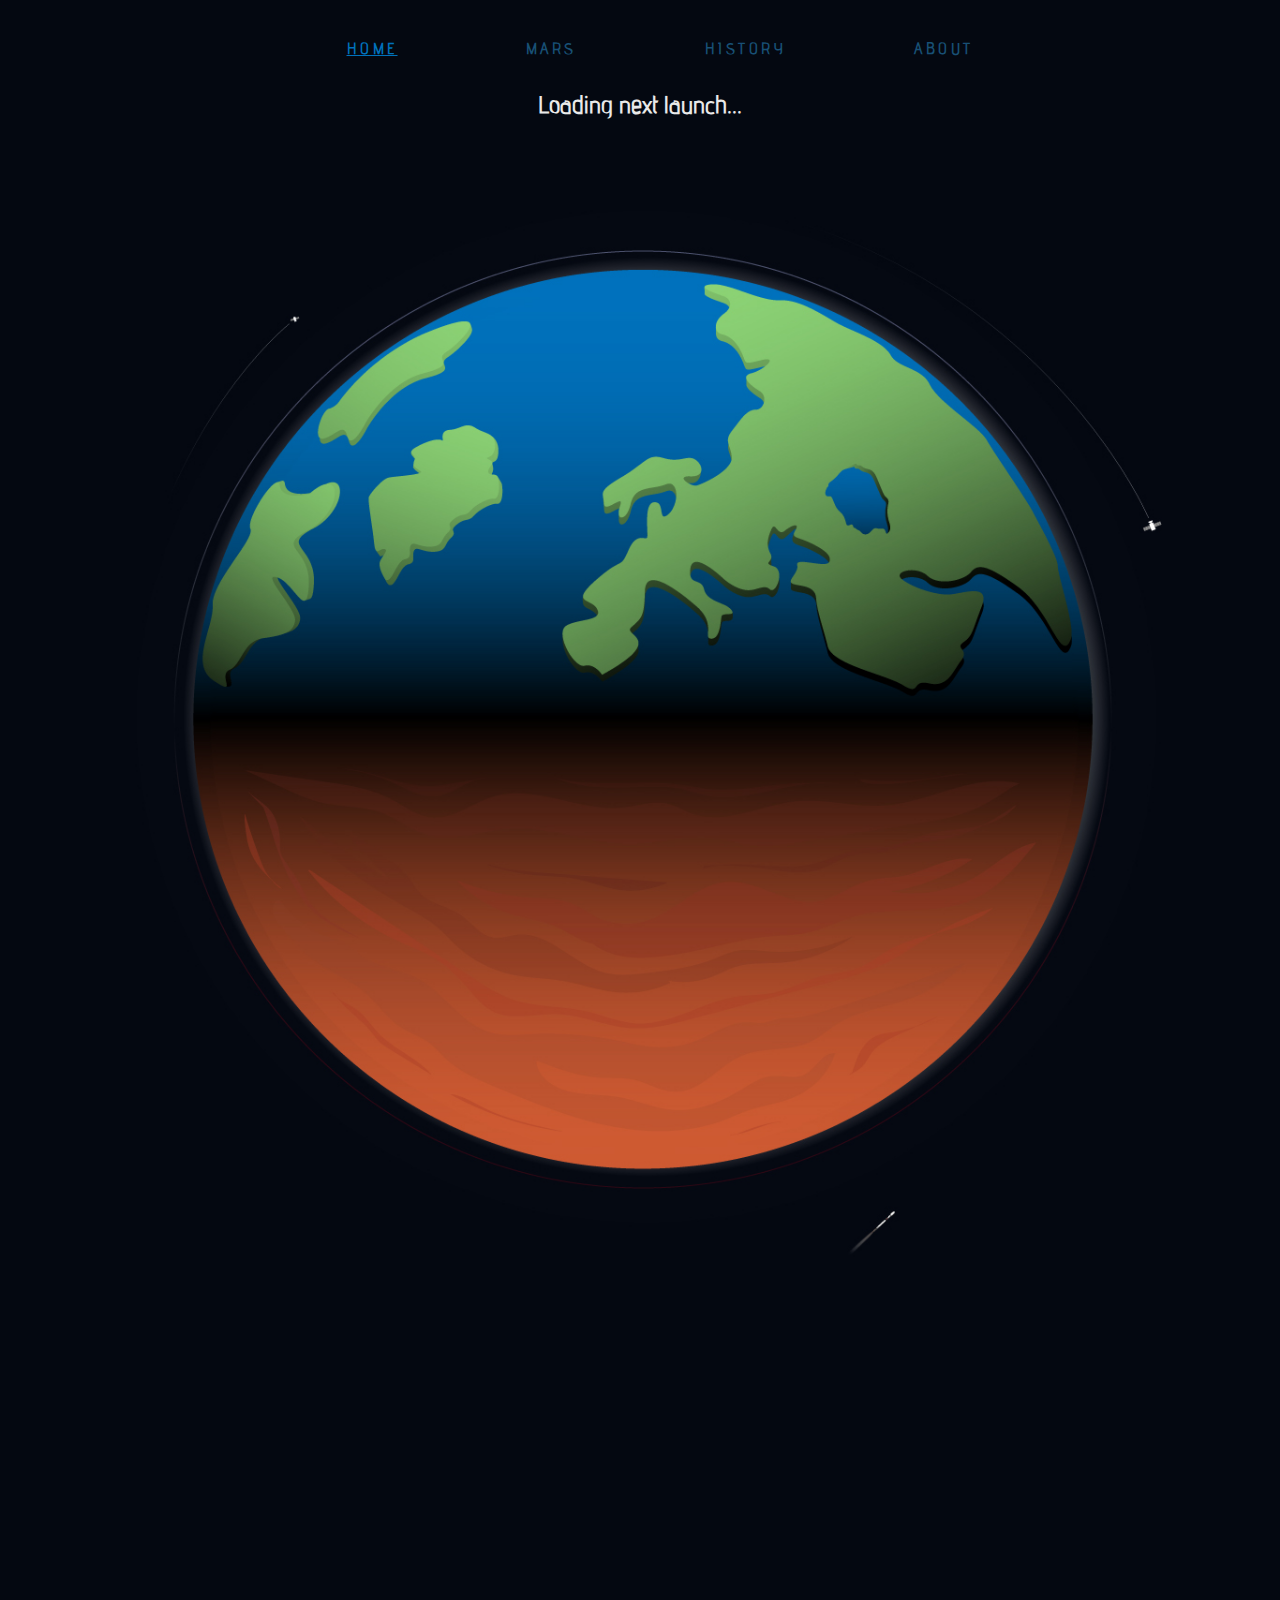
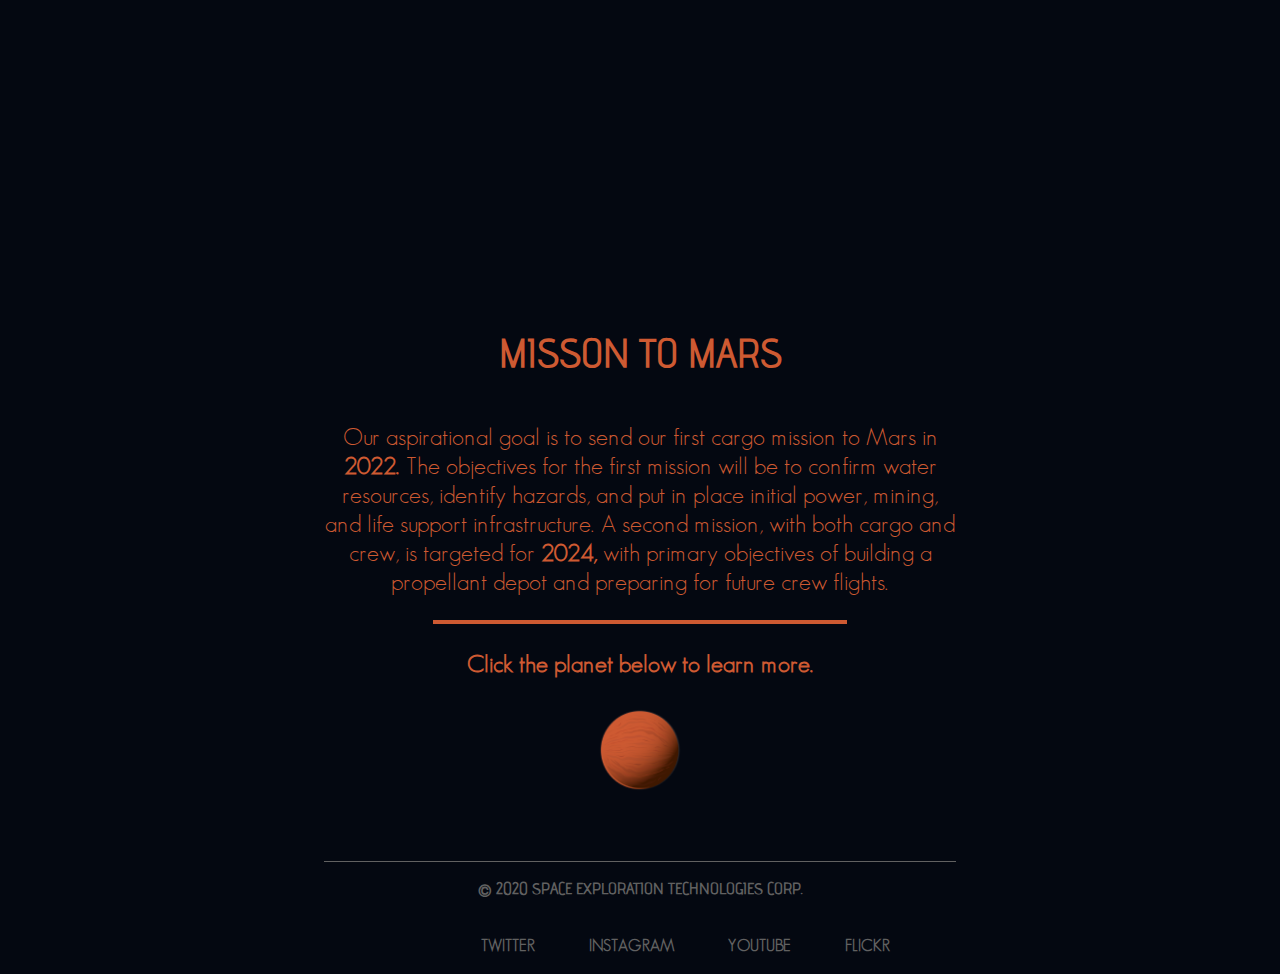
<file: Code/index.html>
<!DOCTYPE html>
<html lang="en">

<head>
    <meta charset="UTF-8">
    <meta name="viewport" content="width=device-width, initial-scale=1.0">
    <meta name="robots" content="noindex" />
    <link rel="stylesheet" href="css/stylesheet.css">
    <link rel="stylesheet" href="css/navbar.css">
    <link rel="stylesheet" href="css/footer.css">
    <title>SpaceX Launch</title>
</head>

<body>

    <div class="navcontainer">
        <nav class="navbar">
            <ul>
                <li><a class="currentPage" href="index.html">Home</a></li>
                <li><a href="mars.html">Mars</a></li>
                <li><a href="history.html">History</a></li>
                <li><a href="about.html">About</a></li>
            </ul>
        </nav>
    </div>

    <div class="topearth">
        <div class="countdowntimer">
            <h4>Loading next launch...</h4>
        </div>
    </div>

    <div class="marsmission">
        <div class="marsmissiontext">
            <a href="mars.html">
                <h1>MISSON TO MARS</h1>
            </a>
            <p>Our aspirational goal is to send our first cargo mission to Mars in <strong>2022.</strong> The objectives
                for the first mission will be to confirm water resources, identify hazards, and put in place initial
                power,
                mining, and life support infrastructure. A second mission, with both cargo and crew, is targeted for
                <strong>2024,</strong> with primary objectives of building a propellant depot and preparing for future
                crew flights.
                <!-- The ships from these initial missions will also serve as the beginnings of the first Mars base, from which we can build a thriving city and eventually a self-sustaining civilization on Mars. -->
            </p>
            <hr>
            <h5>Click the planet below to learn more.</h5>
        </div>
        <div class="buttontomars">
            <a href="mars.html">
                <img src="./images/planetmars.png">
            </a>
        </div>
    </div>

    <footer class="spacexFooter">
        <div class="footerText">
            <a href="https://www.spacex.com"><h5> &copy; 2020 SPACE EXPLORATION TECHNOLOGIES CORP.</h5></a>
            <ul class="footerNav">
                <li>
                    <a href="https://twitter.com/spacex">TWITTER</a>
                </li>
                <li>
                    <a href="https://www.instagram.com/spacex/">INSTAGRAM</a>
                </li>
                <li>
                    <a href="https://www.youtube.com/spacex">YOUTUBE</a>
                </li>
                <li>
                    <a href="https://www.flickr.com/photos/spacex">FLICKR</a>
                </li>
            </ul>
        </div>
    </footer>

    <script src="./js/script.js"></script>
</body>

</html>
</file>
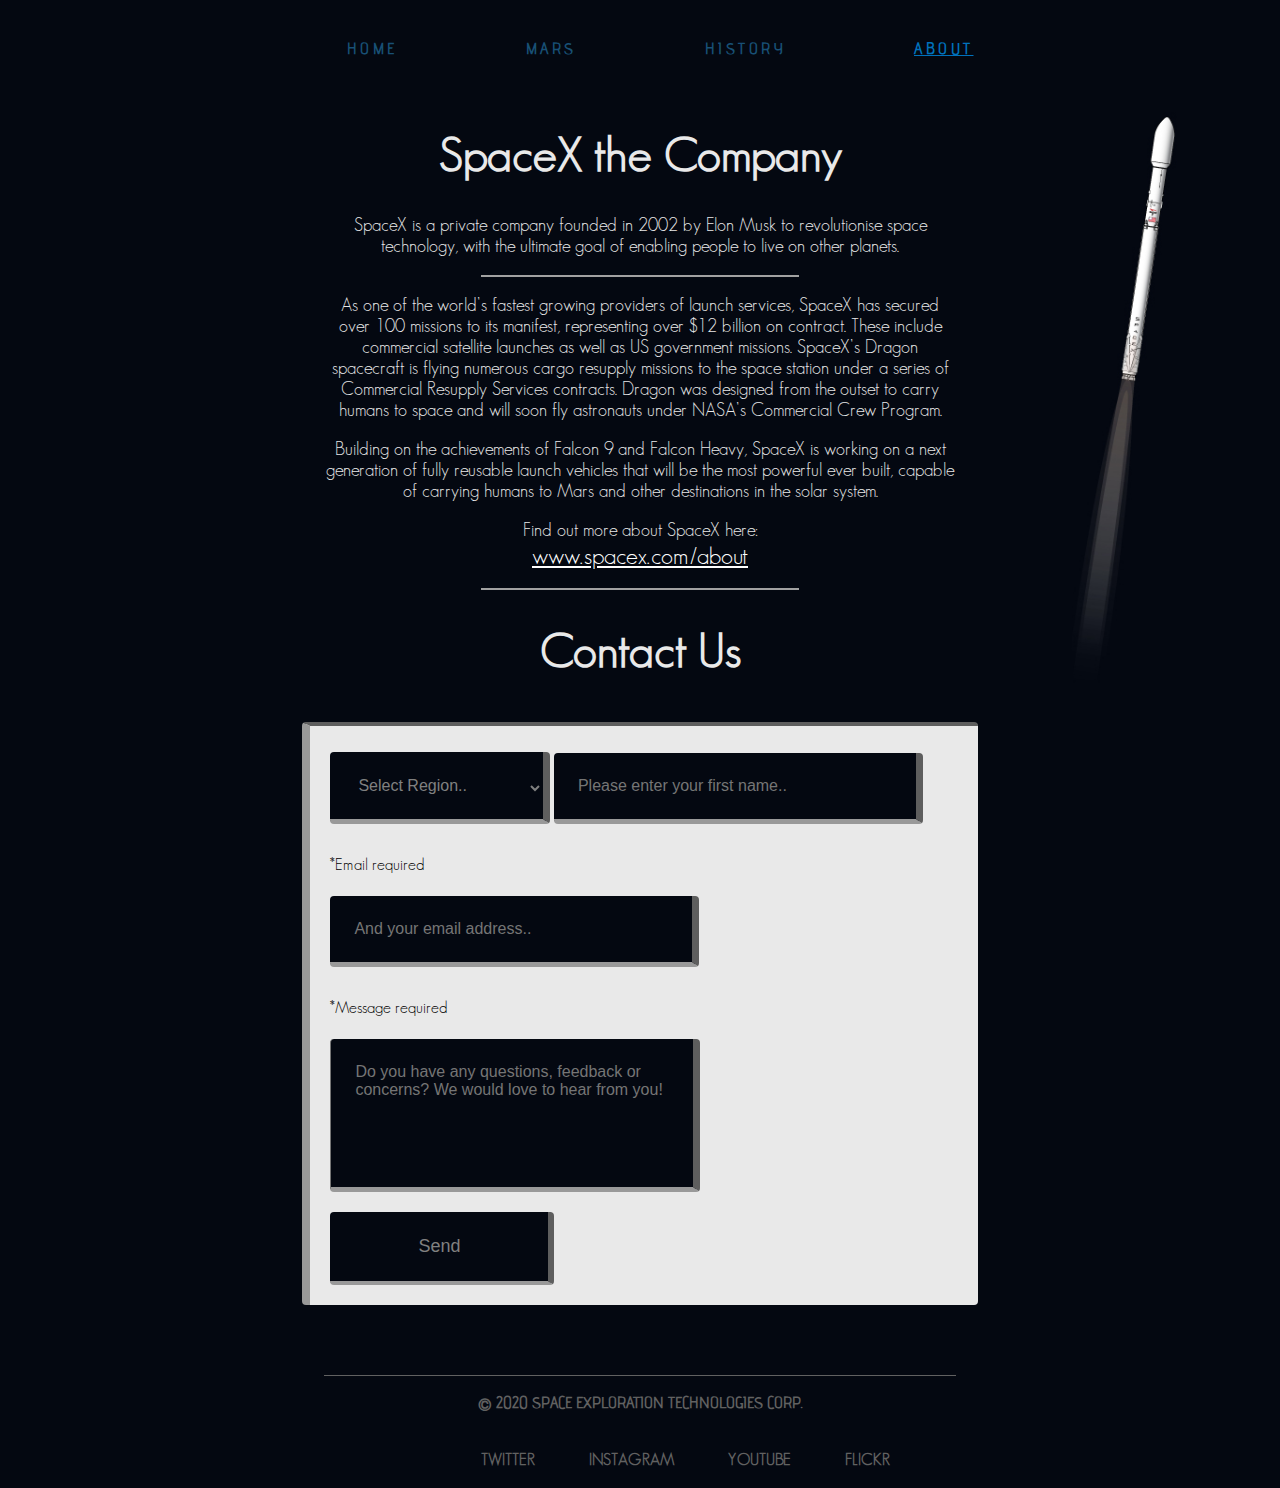
<file: Code/about.html>
<!DOCTYPE html>
<html lang="en">

<head>
    <meta charset="UTF-8">
    <meta name="viewport" content="width=device-width, initial-scale=1.0">
    <meta name="robots" content="noindex" />
    <link rel="stylesheet" href="css/about.css">
    <link rel="stylesheet" href="css/navbar.css">
    <link rel="stylesheet" href="css/footer.css">
    <title>About SpaceX</title>
</head>

<body>

    <div class="navcontainer">
        <nav class="navbar">
            <ul>
                <li><a class="active" href="index.html">Home</a></li>
                <li><a href="mars.html">Mars</a></li>
                <li><a href="history.html">History</a></li>
                <li><a class="currentPage" href="about.html">About</a></li>
            </ul>
        </nav>
    </div>

    <div class="abouttextsection">
        <div class="aboutTextTitle">
            <h1>SpaceX the Company</h1>
            
        </div>
        <div class="aboutTextBody">
            <p>SpaceX is a private company founded in 2002 by Elon Musk to revolutionise space technology, with the
                ultimate goal of enabling people to live on other planets.</p>
            <hr class="aboutHr">
            <p>As one of the world’s fastest growing providers of launch services, SpaceX has secured over 100 missions
                to its manifest, representing over $12 billion on contract. These include commercial satellite launches
                as well as US government missions. SpaceX’s Dragon spacecraft is flying numerous cargo resupply missions
                to the space station under a series of Commercial Resupply Services contracts. Dragon was designed from
                the outset to carry humans to space and will soon fly astronauts under NASA’s Commercial Crew Program.
            </p>
            <p>Building on the achievements of Falcon 9 and Falcon Heavy, SpaceX is working on a next generation of
                fully reusable launch vehicles that will be the most powerful ever built, capable of carrying humans to
                Mars and other destinations in the solar system.</p>
                <p>Find out more about SpaceX here:<br> <a class="aboutSpacexLink" href="https://www.spacex.com/about">www.spacex.com/about</a></p>
                <hr class="aboutHr">
            <div class="aboutTextTitle">
                <h1>Contact Us</h1>
                <p></p>
            </div>
        </div>
    </div>


    <div class="contactfieldcontent">
        <div class="container">
            <form id="form" class="contactform">
                <select id="region" name="region">
                    <option value="blank">Select Region..</option>
                    <option value="africa">Africa</option>
                    <option value="asia">Asia</option>
                    <!-- <option value="thecaribbean">The Caribbean</option> -->
                    <!-- <option value="centralamerica">Central America</option> -->
                    <option value="europe">Europe</option>
                    <option value="northamerica">North America</option>
                    <option value="oceania">Oceania</option>
                    <option value="southamerica">South America</option>
                </select>
                <label for="region"></label>

                <!-- FIRST NAME CONTACT FORM -->
                <div class="form-error" id="firstNameError">Please enter your first name</div>
                <input type="text" id="firstname" name="fname" placeholder="Please enter your first name..">

                <!-- EMAIL CONTACT FORM -->
                <p>*Email required</p>
                <div class="form-error" id="emailError">Please enter your email address</div>
                <div class="form-error" id="invalidEmailError">Please enter a valid email address</div>
                <input type="text" id="emailaddress" name="email" required placeholder="And your email address..">

                <!-- MESSAGE CONTACT FORM -->
                <p>*Message required</p>
                <div class="form-error" id="messageError">Your message must be at least 10 characters long</div>
                <textarea id="message" name="message" required
                    placeholder="Do you have any questions, feedback or concerns? We would love to hear from you!"></textarea>
                <input type="submit" class="submitbutton" value="Send">
            </form>
        </div>
    </div>

    <footer class="spacexFooter">
        <div class="footerText">
            <a href="https://www.spacex.com"><h5> &copy; 2020 SPACE EXPLORATION TECHNOLOGIES CORP.</h5></a>
            <ul class="footerNav">
                <li>
                    <a href="https://twitter.com/spacex">TWITTER</a>
                </li>
                <li>
                    <a href="https://www.instagram.com/spacex/">INSTAGRAM</a>
                </li>
                <li>
                    <a href="https://www.youtube.com/spacex">YOUTUBE</a>
                </li>
                <li>
                    <a href="https://www.flickr.com/photos/spacex">FLICKR</a>
                </li>
            </ul>
        </div>
    </footer>

    <script src="./js/about.js"></script>
</body>

</html>
</file>
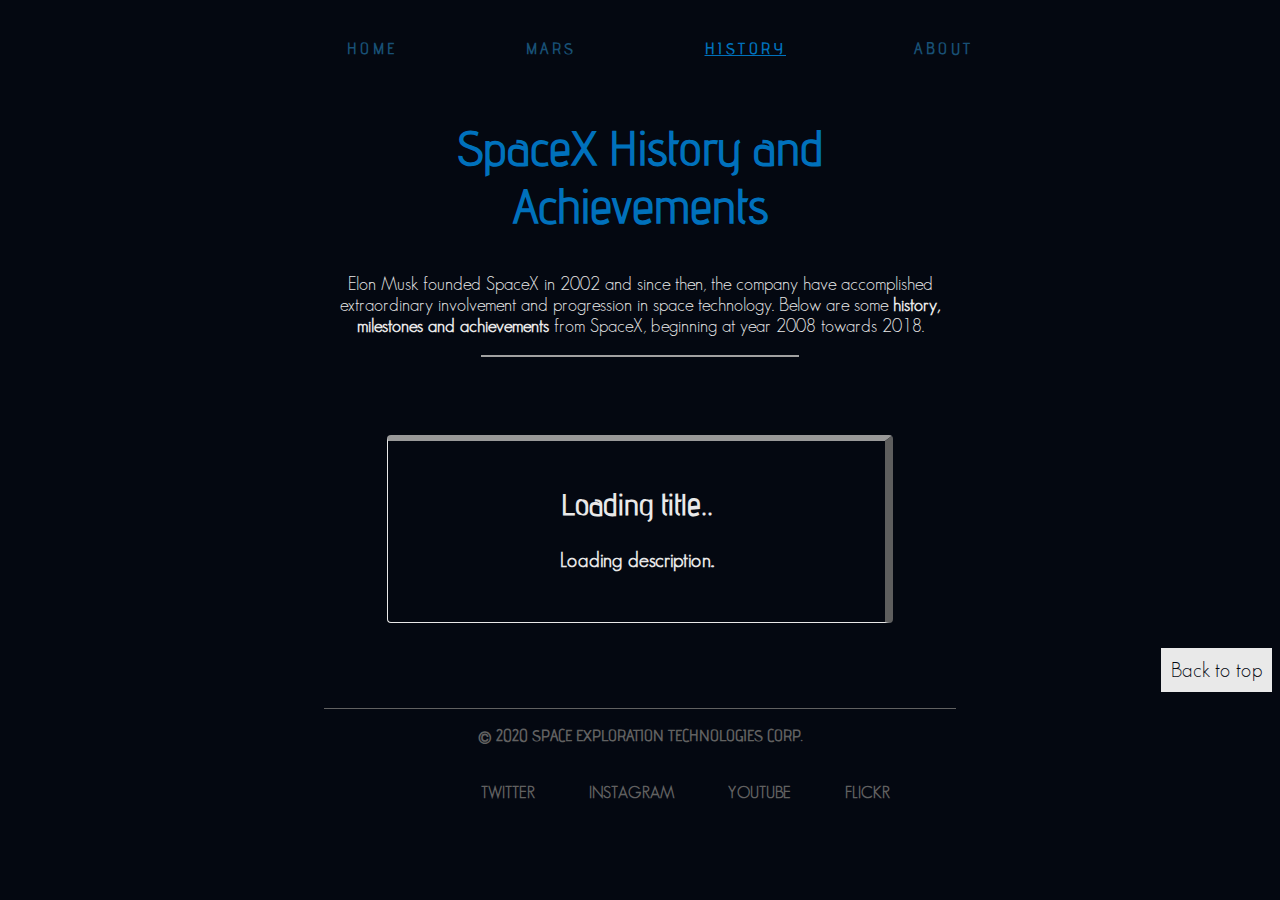
<file: Code/history.html>
<!DOCTYPE html>
<html lang="en">

<head>
    <meta charset="UTF-8">
    <meta name="viewport" content="width=device-width, initial-scale=1.0">
    <meta name="robots" content="noindex" />
    <link rel="stylesheet" href="css/history.css">
    <link rel="stylesheet" href="css/navbar.css">
    <link rel="stylesheet" href="css/footer.css">
    <title>History</title>
</head>

<body>

    <div class="navcontainer">
        <nav class="navbar">
            <ul>
                <li><a href="index.html">Home</a></li>
                <li><a href="mars.html">Mars</a></li>
                <li><a class="currentPage" href="history.html">History</a></li>
                <li><a href="about.html">About</a></li>
            </ul>
        </nav>
    </div>

    <div class="historyTitle">
        <h1>SpaceX History and Achievements</h1>
        <p>Elon Musk founded SpaceX in 2002 and since then, the company have accomplished extraordinary involvement and progression in space technology. Below are some <strong>history, milestones and achievements</strong> from SpaceX, beginning at year 2008 towards 2018.<hr></p>
    </div>
    <div class="historycontainer">
        <div class="historycards">
            <h1>Loading title..</h1>
            <div class="historyDate"></div>
            <p>Loading description..</p>
        </div>
    </div>

    <a class="toTopLink" href="history.html">Back to top</a>

    <footer class="spacexFooter">
        <div class="footerText">
            <a href="https://www.spacex.com"><h5> &copy; 2020 SPACE EXPLORATION TECHNOLOGIES CORP.</h5></a>
            <ul class="footerNav">
                <li>
                    <a href="https://twitter.com/spacex">TWITTER</a>
                </li>
                <li>
                    <a href="https://www.instagram.com/spacex/">INSTAGRAM</a>
                </li>
                <li>
                    <a href="https://www.youtube.com/spacex">YOUTUBE</a>
                </li>
                <li>
                    <a href="https://www.flickr.com/photos/spacex">FLICKR</a>
                </li>
            </ul>
        </div>
    </footer>

    <script src="./js/history.js"></script>
</body>

</html>
</file>
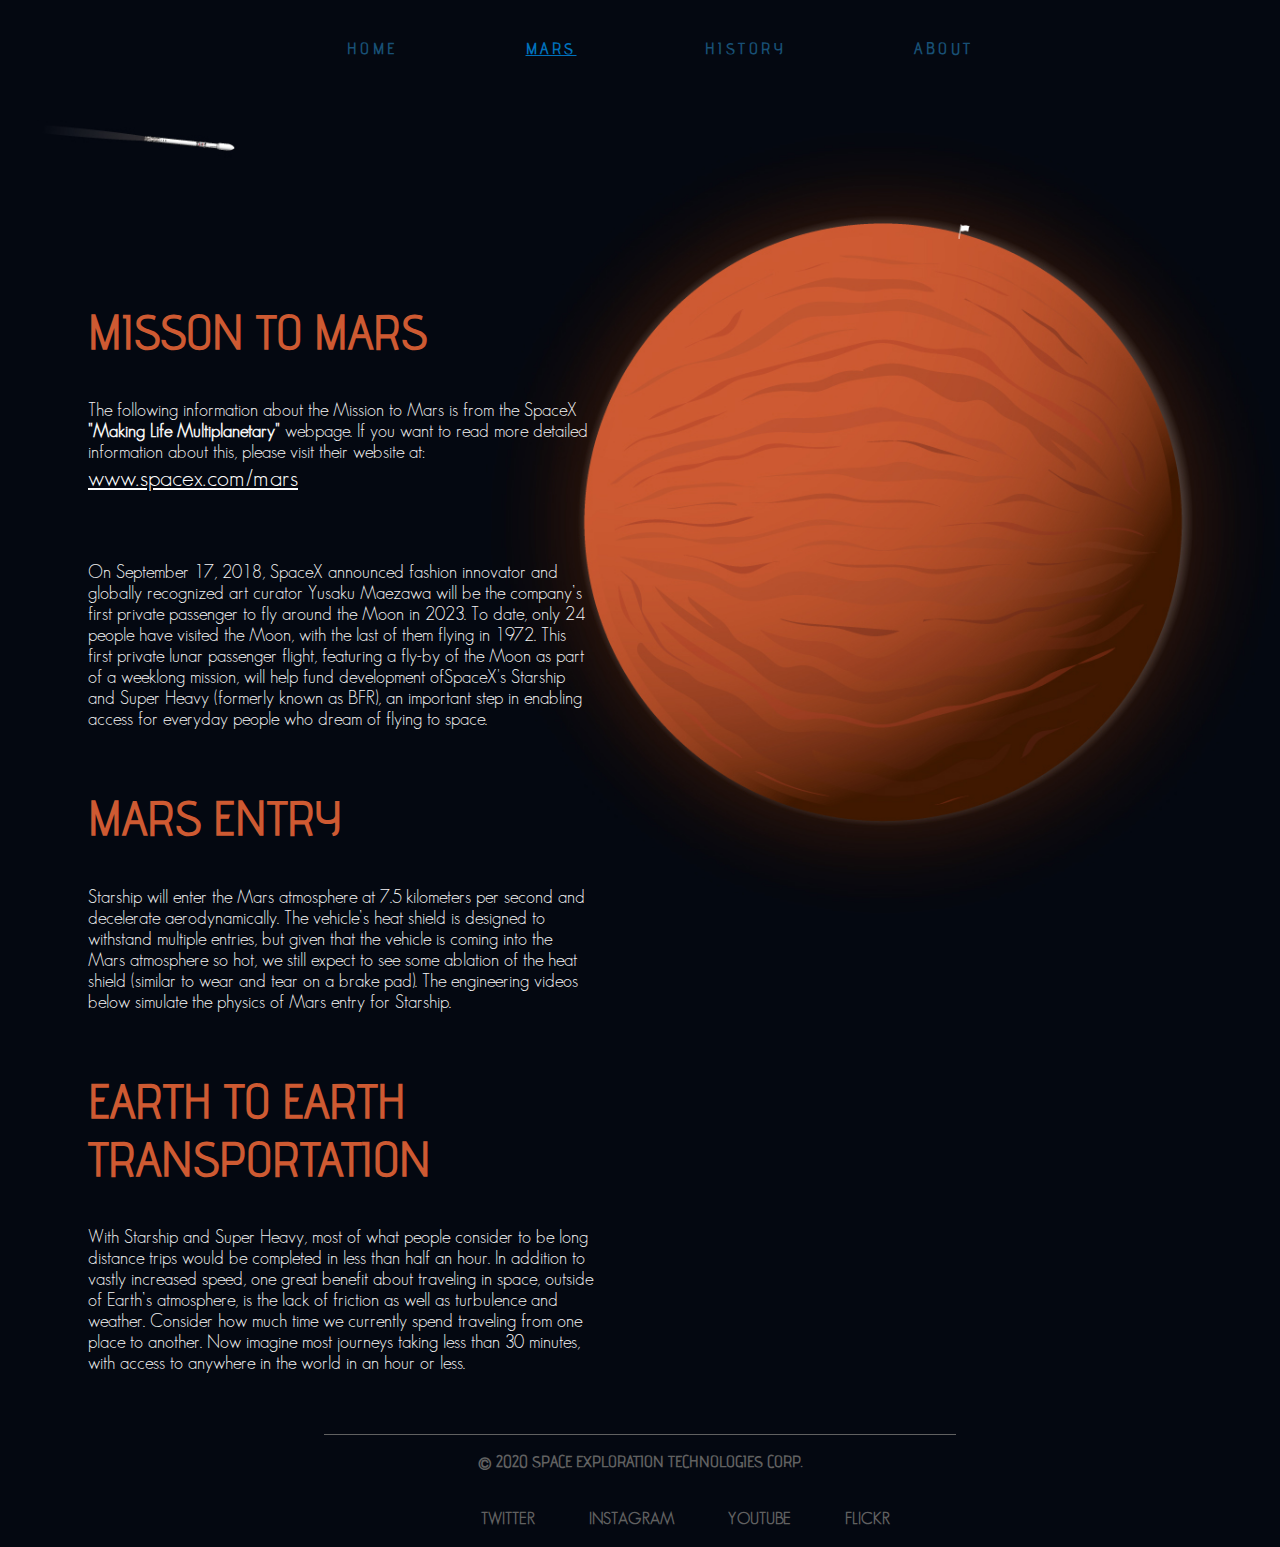
<file: Code/mars.html>
<!DOCTYPE html>
<html lang="en">

<head>
    <meta charset="UTF-8">
    <meta name="viewport" content="width=device-width, initial-scale=1.0">
    <meta name="robots" content="noindex" />
    <link rel="stylesheet" href="css/mars.css">
    <link rel="stylesheet" href="css/navbar.css">
    <link rel="stylesheet" href="css/footer.css">
    <title>Mars Mission</title>
</head>

<body>

    <div class="navcontainer">
        <nav class="navbar">
            <ul>
                <li><a href="index.html">Home</a></li>
                <li><a class="currentPage" href="mars.html">Mars</a></li>
                <li><a href="history.html">History</a></li>
                <li><a href="about.html">About</a></li>
            </ul>
        </nav>
    </div>

    <div class="marsMission">

        <h1>MISSON TO MARS</h1>
        <p>The following information about the Mission to Mars is from the SpaceX <strong>"Making Life Multiplanetary"</strong> webpage. If you want to read more detailed information about this, please visit their website at:
            <br> <a class="linkToMars" href="https://www.spacex.com/mars">www.spacex.com/mars</a></p>
            <hr>
        <p>On September 17, 2018, SpaceX announced fashion innovator and globally recognized art curator Yusaku
            Maezawa will be the company’s first private passenger to fly around the Moon in 2023. To date, only 24 people have visited the Moon, with the last of them flying in 1972. This first private lunar passenger flight, featuring a fly-by of the Moon as part of a weeklong mission, will help fund development ofSpaceX's Starship and Super Heavy (formerly known as BFR), an important step in enabling access for everyday people who dream of flying to space.</p>

        <h1>MARS ENTRY</h1>
        <p>Starship will enter the Mars atmosphere at 7.5 kilometers per second and decelerate aerodynamically. The
            vehicle’s heat shield is designed to withstand multiple entries, but given that the vehicle is coming
            into the Mars atmosphere so hot, we still expect to see some ablation of the heat shield (similar to
            wear and tear on a brake pad). The engineering videos below simulate the physics of Mars entry for
            Starship.</p>

        <h1>EARTH TO EARTH TRANSPORTATION</h1>
        <p>With Starship and Super Heavy, most of what people consider to be long distance trips would be completed
            in less than half an hour. In addition to vastly increased speed, one great benefit about traveling in
            space, outside of Earth’s atmosphere, is the lack of friction as well as turbulence and weather.
            Consider how much time we currently spend traveling from one place to another. Now imagine most journeys
            taking less than 30 minutes, with access to anywhere in the world in an hour or less.</p>

    </div>



    <footer class="spacexFooter">
        <div class="footerText">
            <a href="https://www.spacex.com"><h5> &copy; 2020 SPACE EXPLORATION TECHNOLOGIES CORP.</h5></a>
            <ul class="footerNav">
                <li>
                    <a href="https://twitter.com/spacex">TWITTER</a>
                </li>
                <li>
                    <a href="https://www.instagram.com/spacex/">INSTAGRAM</a>
                </li>
                <li>
                    <a href="https://www.youtube.com/spacex">YOUTUBE</a>
                </li>
                <li>
                    <a href="https://www.flickr.com/photos/spacex">FLICKR</a>
                </li>
            </ul>
        </div>
    </footer>

</body>

</html>
</file>
<file: Code/css/stylesheet.css>
body {
    background-image: url(../images/frontpage_new_12.05.jpg);
    background-size: 100%;
    background-repeat: no-repeat;
    background-color: #040811;
    /* overflow: hidden; */
    height: 100%;
    color: #e9e9e9;
}

/* ----- FONTS ----- */
@font-face {
    font-family: 'advent';
    src: url(../fonts/advent-Re.otf);
    font-style: normal;
    font-weight: 100;
}

@font-face {
    font-family: "geosans";
    src: url(../fonts/GeosansLight.ttf);
    font-style: normal;
    font-weight: 100;
}


.countdowntimer {
    text-align: center;
    margin: auto;
    width: 70%;
    font-size: 30px;
    padding-top: 10px;
    /* padding-top: 30px;
    padding-bottom: 500px; */
    font-family: advent;
}

.countdowntimer .rockettimer {
    color: #e9e9e9;
    font-size: 28px;
    margin-top: 8px;
}

@keyframes pulse {
    0% {
        color: rgb(218, 218, 218);
    }

    30% {
        color: rgb(108, 146, 172);
    }

    50% {
        color: #0071BC;
    }

    70% {
        color: rgb(108, 146, 172);
    }

    100% {
        color: rgb(218, 218, 218);
    }
}

.countdowntimer h1 {
    margin: 0px;
    /* remove */
}

.countdowntimer h4 {
    margin: 0px;
    margin-top: 0.5em;
    color: #e9e9e9;
    font-size: 24px;
}

/* ----- LAUNCH NAME - LINK TO LAUNCHES SCHEDULE ----- */
.linkToWeb {
    text-decoration: none;
}

.upcomingrocket {
    padding: 10px;
    font-size: 70px;
    color: #0071BC;
    text-decoration: none;
    /* animation: pulse 5s infinite;  PULSATING COLORCHANGE ANIMATION */
    animation: pulse 10s infinite;
}

.upcomingrocket h1 {
    margin-top: 20px;
    color: #0071BC;
}

/* FIX POSITIONING MARS EARTH HERE */
.topearth {
    height: 190vh;
    float: center;
}

.topearth h4 {
    margin: 0;
}

.marsmission {
    display: block;
    text-align: center;
    margin: auto;
    width: 50%;
    padding-top: 100px;
    /* color: #efefef; */
    color: #CE5A32;
}

.marsmission h1 {
    margin: 40px;
    font-size: 40px;
    font-family: advent;
    color: #CE5A32;
}

.marsmission hr {
    border: 2px solid #CE5A32;
    width: 65%;
}

.marsmission a,
a :hover {
    text-decoration: none;
}

.marsmissiontext {
    font-family: geosans;
    font-size: 24px;
}

.marsmission h5 {
    margin: 25px;
    font-size: 24px;
}

.buttontomars {
    text-align: center;
    width: 100%;
    background-repeat: no-repeat;
}

.buttontomars img {
    width: 15%;
}

/* ----- MEDIA QUERY MOBILE ----- */
@media screen and (max-width: 600px) {
    body {
        background-image: url(../images/frontpage_new_12.05.jpg);
        background-size: 100%;
        background-position-y: 35%;
    }
    .countdowntimer {
        width: 100%;
    }
    .countdowntimer .rockettimer {
        color: #e9e9e9;
        font-size: 24px;
    }
    .countdowntimer h4 {
        margin: 0px;
        margin-top: 0.5em;
        color: #efefef;
        font-size: 24px;
        /* NEXT LAUNCH & ESTIMATED LAUNCH DATE TEXT-COLOR */
    
    }
    .upcomingrocket {
        padding: 0px;
        font-size: 50px;
        animation: pulse 10s infinite;
    }
    .topearth {
        height: 90vh;
        float: center;
    }
    .marsmission {
        padding-top: 0;
        width: 80%;
        font-weight: bold;

    }
    .marsmission h1 {
        margin: 0;
        font-size: 36px;
        font-family: advent;
        color: #CE5A32;
    }
    .buttontomars img {
        width: 35%;
    }
    .marsmissiontext {
        font-size: 20px;
    }
    .marsmission hr {
        border: 1px solid #CE5A32;
        width: 80%;
    }
}
</file>
<file: Code/css/navbar.css>
.navbar {
    top: 0;
    z-index: 1;
    display: flex;
    width: 100%;
    height: 76px;
}

.navbar ul {
    display: flex;
    list-style: none;
    width: 100%;
    justify-content: center;
}

.navbar li {
    margin: 0 3rem;
    padding: 16px;
}

.navbar a {
    text-decoration: none;
    text-transform: uppercase;
    color: rgb(24, 80, 117);
    font-family: advent;
    letter-spacing: 3.5px;
    font-weight: bold;
}

.navbar a:hover {
    color: #0071BC;
    text-decoration: underline;
}

.navbar .currentPage {
    color: #0071BC;
    text-decoration: underline;
}

/* ----- MEDIA QUERY MOBILE ----- */
@media screen and (max-width: 600px) {
    .navbar li {
        width: 80%;
        margin: 0;
        padding: 0;
        font-size: 10px;
    }
    .navbar ul {
        flex-direction: row;
        text-align: center;
        height: 40px;
        width: 100%;
        margin-top: 30px;
        margin-right: 20px;
    }
    .navbar a {
        text-decoration: none;
        color: #e9e9e9;
        letter-spacing: 3.5px;
        font-weight: bold;
        margin-right: 20px;
        font-size: 10px;
    }
}
</file>
<file: Code/css/footer.css>
.spacexFooter {
    position: bottom;
    bottom: 0;
    font-family: advent;
    display: block;
    margin: auto;
    margin-bottom: 10px;
    border-top: 1px solid #616161;
    margin-top: 60px;
    width: 50%;
    height: 60px;  
}

 .footerText {
     text-align: center;
 }

.footerText h5 {
    display: inline-block;
    text-decoration: none;
    color: #616161;
    margin: 20px;
    font-size: 16px;
}

.footerNav {
    display: inline-block;
}

.footerNav a {
    margin-left: 50px;
    font-family: geosans;
    font-weight: 800;
    color: #616161;
    text-decoration: none;
}

.footerNav a:hover {
    color: #CE5A32;
}

.footerText ul li{
    display: inline-block;
}


/* ----- MEDIA QUERY FOOTER FOR MOBILE ----- */
@media screen and (max-width: 600px) {
    .spacexFooter {
        margin-bottom: 0px;
        margin-top: 40px;
        width: 80%; 
    }
    .footerText {
        padding-bottom: 20px;
    }
    .footerText h5 {
        margin-bottom: 5px;
    }
   .footerNav {
       padding: 0;
   }
   .footerNav a {
       text-align: center;
       margin-left: 5px;
       font-size: 14px;
   }
}
</file>
<file: Code/css/about.css>
body {
    background-image: url(../images/aboutspacex.jpg);
    background-size: 100%;
    background-repeat: no-repeat;
    background-color: #040811;
    height: auto;
    font-family: geosans;
}


/* ----- FONTS ----- */
@font-face {
    font-family: 'advent';
    src: url(../fonts/advent-Re.otf);
    font-style: normal;
    font-weight: 100;
}

@font-face {
    font-family: "geosans";
    src: url(../fonts/GeosansLight.ttf);
    font-style: normal;
    font-weight: 100;
}


/* ABOUT TEXT SECTION */
.abouttextsection {
    display: block;
    text-align: center;
    margin: auto;
    width: 50%;
    padding-top: 10px;
    color: #e9e9e9;

}

.abouttextsection h1 {
    font-size: 48px;
}

.abouttextsection p {
    color: #e9e9e9;
    font-size: 18px;
}

/* CONTACT FORM BELOW */
.contactfieldcontent {
    box-sizing: border-box;
    margin: auto;
    width: 55%;
    padding: 10px;
    height: auto;
}

.container {
    border-radius: 4px;
    background-color: #e9e9e9;
    padding: 20px;
    height: auto;
    border-top: 4px solid #5e5e5e;
    border-left: 8px solid #999999;
    border-bottom: 0px solid #999999;

}

@keyframes pulse {
    0% {
        background-color: #e4e4e4;
    }

    40% {
        background-color: #c076c0;
    }

    80% {
        background-color: #6ec0ac;
    }

    100% {
        background-color: #e4e4e4;
    }
}


/* Style inputs */
input[type=text],
select,
textarea {
    width: 50%;
    padding: 24px;
    background-color: #040811;
    color: #808080;
    border-radius: 4px;
    margin-top: 6px;
    margin-bottom: 16px;
    resize: none;

}

.aboutHr {
    border: 0.5px solid rgb(161, 161, 161);
    width: 50%;
}

/* ----- LINK TO SPACEX.COM/ABOUT ----- */
.aboutSpacexLink {
    font-size: 24px;
    color: white;
}

/* BUTTON */
.submitbutton {
    display: block;
    float: center;
    font-size: 18px;

}

input[type=submit] {
    background-color: #040811;
    color: #808080;
    padding: 24px 88px;
    border: none;
    border-radius: 4px;
    cursor: pointer;
    border-left: 0px solid;
    border-top: 0px solid;
    border-right: 6px solid #5e5e5e;
    border-bottom: 4px solid #999999;

}

/* ----- SEND BUTTON CONTACT FORM ----- */
input[type=submit]:hover {
    background-color: #488838;
    color: #e9e9e9;
}


/* ----- REGION CONTACT FORM ----- */
#region {
    width: 35%;
    font-family: Arial, Helvetica, sans-serif;
    font-size: 16px;
    border-radius: 4px;
    border-left: 0px solid;
    border-top: 0px solid;
    border-right: 7px solid #5e5e5e;
    border-bottom: 5px solid #999999;
}

/* ----- EMAIL & NAME CONTACT FORM ----- */
#emailaddress,
#firstname {
    font-family: Arial, Helvetica, sans-serif;
    font-size: 16px;
    border-radius: 4px;
    border-left: 0px solid;
    border-top: 0px solid;
    border-right: 7px solid #5e5e5e;
    border-bottom: 5px solid #999999;
}

/* ----- MESSAGE BOX ----- */
#message {
    display: inline-block;
    font-family: Arial, Helvetica, sans-serif;
    font-size: 16px;
    height: 100px;
    border-radius: 4px;
    border-top: 0px solid;
    border-right: 7px solid #5e5e5e;
    border-bottom: 5px solid #999999;
}

/* ----- FORM VALIDATION ERROR TEXT ----- */
.form-error {
    color: #CE5A32;
    margin-top: 3px;
    font-size: 20px;
    font-weight: bold;
    width: 96%;
    display: none;
}

/* ----- MEDIA QUERY MOBILE ----- */
@media screen and (max-width: 600px) {
    body {
        /* Change this for mobile version? */
        background-image: url(../images/aboutspacex.jpg);
        background-position-y: 50px;
        background-size: 100%;
    }
    .abouttextsection {
        width: 80%;
    }
    .abouttextsection h1 {
        font-size: 36px;
    }
    .abouttextsection p {
        color: #e9e9e9;
        font-size: 20px;
    }
    .contactfieldcontent {
        width: 100%;
    }
    .container {
        padding: 10px;
    }
    input[type=text],
    select,
    textarea {
        width: 80%;
        padding: 20px;
    }
    .submitbutton {
        font-size: 18px; 
    }
    #region {
        width: 60%;
        font-size: 14px;
    }
    #emailaddress,
    #firstname, #message {
        font-size: 14px;
    }
    .form-error {
        font-size: 20px;
    }
}
</file>
<file: Code/css/history.css>
/* ----- GLOBAL CODE ----- */
body {
    background-color: #040811;
    /* overflow: hidden; */
    height: 100%;
}

/* ----- FONTS ----- */
@font-face {
    font-family: 'advent';
    src: url(../fonts/advent-Re.otf);
    font-style: normal;
    font-weight: 100;
}

@font-face {
    font-family: "geosans";
    src: url(../fonts/GeosansLight.ttf);
    font-style: normal;
    font-weight: 100;
}

/* ----- TOP TITLE HISTORY PAGE ----- */
.historyTitle {
    margin: auto;
    width: 50%;
    text-align: center;
    padding-top: 10px;
    font-size: 18px;
    font-family: advent;
    color: #0071BC;
}

.historyTitle h1 {
    font-size: 48px;
}
.historyTitle p {
    color: #e9e9e9;
    font-family: geosans;
}

.historycontainer {
    display: block;
    margin: auto;
    width: 40%;
    margin-top: 6px;
    height: max-content;
    flex-wrap: wrap;
    padding: 10px;
}

/* ----- CARDS WITH CONTENT FROM API CALL ----- */
.historycards {
    background-color: #e9e9e9 hidden;
    /* background-color: #e9e9e9; */
    margin-top: 50px;
    margin-bottom: 15px;
    border-radius: 4px;
    border-left: 1px solid #e9e9e9; 
    border-top: 6px solid #999999;
    border-right: 8px solid #5e5e5e;
    border-bottom: 1px solid #e9e9e9;
    padding: 30px;
    color: #e9e9e9;
    text-align: center;

}

.historycards h1 {
    font-weight: bold;
    font-size: 30px;
    font-family: advent;
}

.historycards p {
    font-family: geosans;
    font-weight: bold;
    font-size: 20px;
}

.historyDate {
    color: #e9e9e9;
    font-family: geosans;
    font-size: 20px;
    font-weight: bolder;
    text-align: center;
    
}

.toTopLink {
    float: right;
    font-family: geosans;
    text-decoration: none;
    padding: 10px;
    margin: auto;
    color: #040811;
    font-size: 20px;
    background-color: #e9e9e9;
}

hr {
    border: 0.5px solid rgb(161, 161, 161);
    width: 50%;
}



@media screen and (max-width: 600px) {
    .historyTitle {
        width: 80%;
        font-size: 20px;
    }
    .historyTitle h1 {
        font-size: 36px;
    }
    .historycontainer {
        width: 90%;
    }
    .historycards {
        margin-top: 24px;
        padding: 20px;
    }
    .toTopLink {
        text-align: center;
        margin: auto;
        width: 94%;
        margin-top: 6px;
    }
    hr {
        width: 80%;
    }
}
</file>
<file: Code/css/mars.css>
body {
    background-image: url(../images/marsmissiondesktopfixed.jpg);
    background-size: 100%;
    background-repeat: no-repeat;
    background-color: #040811;
    height: auto;
}

hr {
    margin-top: 50px;
    width: 100%;
    border: 1px solid #CE5A32;
    visibility: hidden;
}

/* ----- FONTS ----- */
@font-face {
    font-family: 'advent';
    src: url(../fonts/advent-Re.otf);
    font-style: normal;
    font-weight: 100;
}

@font-face {
    font-family: "geosans";
    src: url(../fonts/GeosansLight.ttf);
    font-style: normal;
    font-weight: 100;
}

/* ----- BELOW PLANET MARS CONTENT ----- */
.marsMission {
    padding-top: 160px;
    padding-left: 80px;
    width: 40%;
    margin: 0;
    color: whitesmoke;
    text-align: left;
    font-size: 18px;
}

.marsMission p {
    font-family: geosans;
    font-size: 18px;
}

.marsMission h5 {
    margin: 40px;
    font-size: 16px;
}

.marsMission h1 {
    padding-top: 34px;
    font-size: 48px;
    font-family: advent;
    color: #CE5A32;
}

/* ----- IMPORTANT INFORMATION SECTION MARS ----- */
.importantMarsInfo h1 {
    font-size: 28px;
}
.importantMarsInfo p {
    font-size: 16px;
}
/* ----- LINK SECTION TO SPACEX.COM/MARS ----- */
.linkToMars {
    font-size: 24px;
    color: white;
}




@media screen and (max-width: 600px) {
    body {
        /* CHANGE BACKGROUND ? */
        background-image: url(../images/marsmissionmobilefixed.jpg);
        background-size: 165%;
        background-position: center top;
    }
    .marsMission {
        padding-top: 440px;
        padding-left: 0;
        width: 80%;
        margin: auto;
        /* color: #CE5A32; */
        color: #e9e9e9;
        text-align: center;
    }
    .marsMission p {
        font-size: 19px;
    }
    .marsMission h1 {
        padding-top: 34px;
        font-size: 36px;
    }
    .importantMarsInfo h1 {
        font-size: 24px;
        padding-bottom: 0;
    }
    .importantMarsInfo p {
        font-size: 16px;
    }
    hr {
        visibility: hidden;
    }
}
</file>
